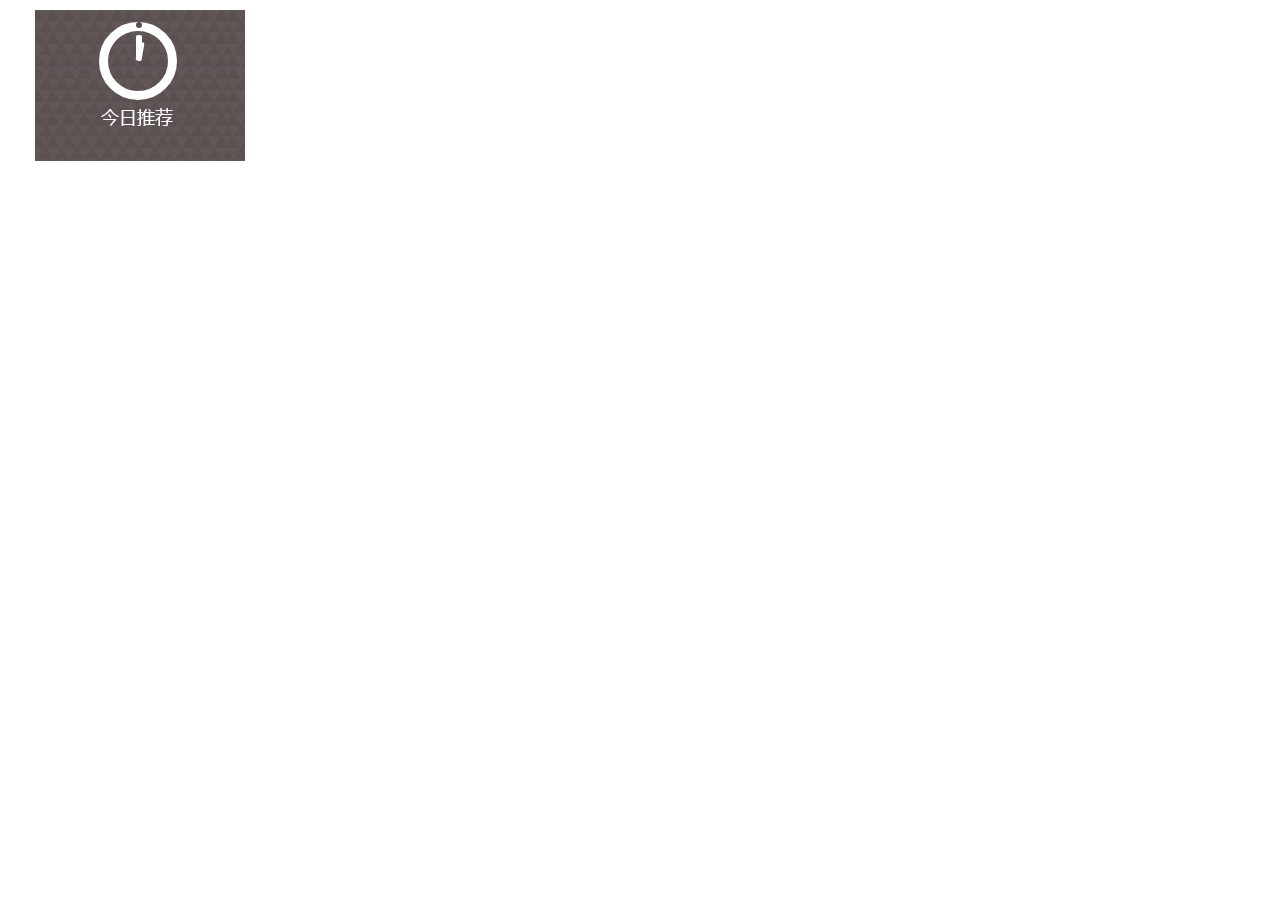
<file: 几个网页单页/京东网页/shizhong.html>
<!DOCTYPE HTML PUBLIC "-//W3C//DTD HTML 4.01//EN" "http://www.w3.org/TR/html4/strict.dtd">
<html lang="en">
<head>
	<meta http-equiv="Content-Type" content="text/html;charset=UTF-8">
	<title>Document</title>
</head>
<body>
	<div class="bigxs">
	<div class="smallxs">
		<div class="smleft">
           <a href=""><img src="images/homebg.png" alt=""></a>
           <div class="yuan">
              <div class="s"></div>
              <div class="f"></div>
              <div class="dm">
              <div class="m"></div>
              </div>
           </div>
		</div>
	     </div>
		</div>
	
</body>


<style>
.bigxs{
    width: 1210px;
    height: 184px;
    margin:0 auto;
}
.smallxs{
    width: 1210px;
    height: 164px;
    margin: 10px 0 20px;
    overflow: hidden;
}
.smleft{
    float: left;
    width: 210px;
    height: 151px;
    overflow: hidden;
    position: relative;
}
.smleft img{
    position: absolute;
    top:-136px;
}

	.yuan{
	border:9px solid #fff;
	border-radius: 50%;
	width: 60px;
	height: 60px;
	position: absolute;
	left:64px;
	top:12px;
}
.smright{
	float: left;
	width: 1000px;
	height:164px;
	overflow: hidden; 
	position: relative;
}
.s{
	position: absolute;
    top:11px;
    left:29px;
    height:19px;
    width:6px;
    background-color: #fff;
    border-radius: 2px;
    transform: rotate(10deg);
}
.f{
    position: absolute;
    left:28px;
    top:4px;
    width:6px;
    height:24px;
    background:#fff;
    border-radius:2px;
    animation:zhongbiao 30s linear infinite;
}
.dm{
	position: absolute;
	width:6px;
    height:37px;
    border-radius:2px;
    left:28px;
    top:-9px;
    animation:zhongbiao 15s linear infinite;
}
.m{
	float: left;
	width:6px;
	height:6px;
	background:#5a504f;
	border-radius:50%;
}
@keyframes zhongbiao{
    0% {
    	transform-origin:bottom;
        transform: rotateZ(0deg);
    }
    10% {
    	transform-origin:bottom;
        transform: rotateZ(36deg);
    }
    20% {
    	transform-origin:bottom;
        transform: rotateZ(72deg);
    }
    30% {
    	transform-origin:bottom;
        transform: rotateZ(108deg);
    }
    40% {
    	transform-origin:bottom;
        transform: rotateZ(144deg);
    }
    50% {
    	transform-origin:bottom;
        transform: rotateZ(180deg);
    }
    60% {
    	transform-origin:bottom;
        transform: rotateZ(216deg);
    }
    70% {
    	transform-origin:bottom;
        transform: rotateZ(252deg);
    }
    80% {
    	transform-origin:bottom;
        transform: rotateZ(288deg);
    }
    90% {
    	transform-origin:bottom;
        transform: rotateZ(324deg);
    }
    100% {
    	transform-origin:bottom;
        transform: rotateZ(360deg);
    }
}



</style>


</html>
</file>
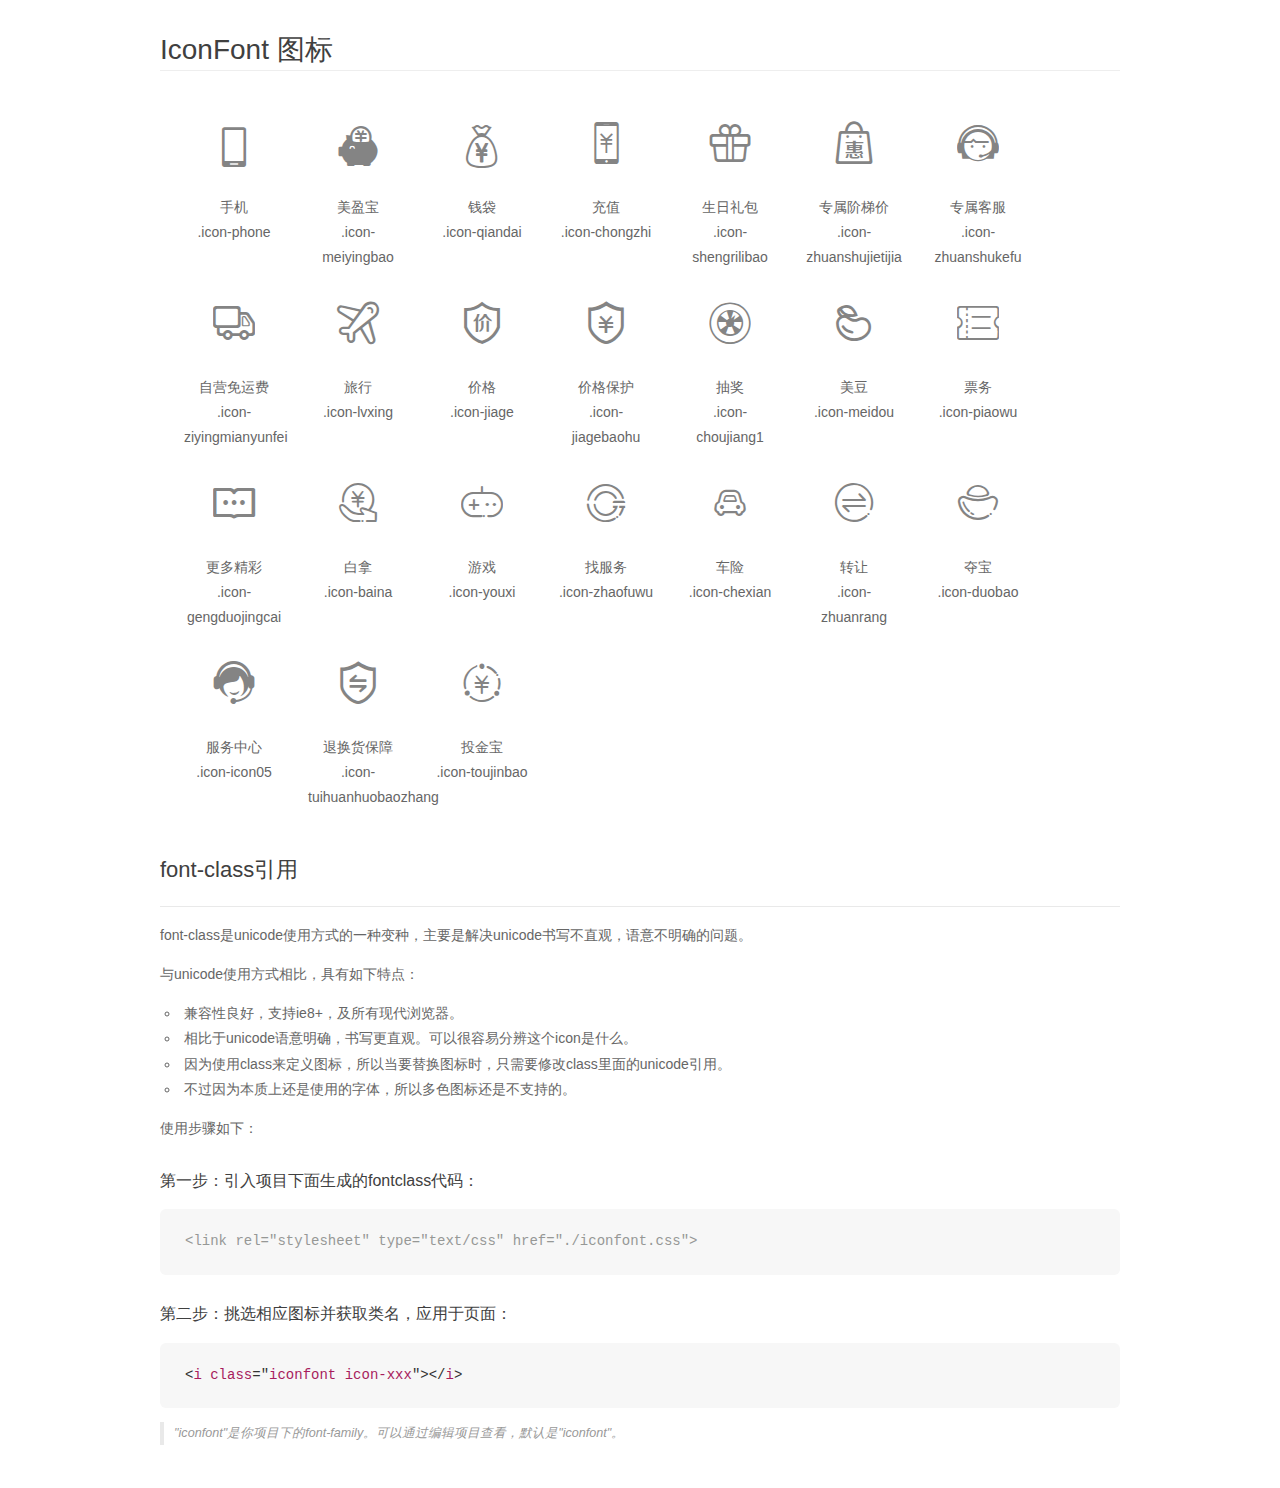
<file: 几个网页单页/hgcguomei/css/font/demo_fontclass.html>
<!DOCTYPE html>
<html>
<head>
    <meta charset="utf-8"/>
    <title>IconFont</title>
    <link rel="stylesheet" href="demo.css">
    <link rel="stylesheet" href="iconfont.css">
</head>
<body>
    <div class="main markdown">
        <h1>IconFont 图标</h1>
        <ul class="icon_lists clear">
            
                <li>
                <i class="icon iconfont icon-phone"></i>
                    <div class="name">手机</div>
                    <div class="fontclass">.icon-phone</div>
                </li>
            
                <li>
                <i class="icon iconfont icon-meiyingbao"></i>
                    <div class="name">美盈宝</div>
                    <div class="fontclass">.icon-meiyingbao</div>
                </li>
            
                <li>
                <i class="icon iconfont icon-qiandai"></i>
                    <div class="name">钱袋</div>
                    <div class="fontclass">.icon-qiandai</div>
                </li>
            
                <li>
                <i class="icon iconfont icon-chongzhi"></i>
                    <div class="name">充值</div>
                    <div class="fontclass">.icon-chongzhi</div>
                </li>
            
                <li>
                <i class="icon iconfont icon-shengrilibao"></i>
                    <div class="name">生日礼包</div>
                    <div class="fontclass">.icon-shengrilibao</div>
                </li>
            
                <li>
                <i class="icon iconfont icon-zhuanshujietijia"></i>
                    <div class="name">专属阶梯价</div>
                    <div class="fontclass">.icon-zhuanshujietijia</div>
                </li>
            
                <li>
                <i class="icon iconfont icon-zhuanshukefu"></i>
                    <div class="name">专属客服</div>
                    <div class="fontclass">.icon-zhuanshukefu</div>
                </li>
            
                <li>
                <i class="icon iconfont icon-ziyingmianyunfei"></i>
                    <div class="name">自营免运费</div>
                    <div class="fontclass">.icon-ziyingmianyunfei</div>
                </li>
            
                <li>
                <i class="icon iconfont icon-lvxing"></i>
                    <div class="name">旅行</div>
                    <div class="fontclass">.icon-lvxing</div>
                </li>
            
                <li>
                <i class="icon iconfont icon-jiage"></i>
                    <div class="name">价格</div>
                    <div class="fontclass">.icon-jiage</div>
                </li>
            
                <li>
                <i class="icon iconfont icon-jiagebaohu"></i>
                    <div class="name">价格保护</div>
                    <div class="fontclass">.icon-jiagebaohu</div>
                </li>
            
                <li>
                <i class="icon iconfont icon-choujiang1"></i>
                    <div class="name">抽奖 </div>
                    <div class="fontclass">.icon-choujiang1</div>
                </li>
            
                <li>
                <i class="icon iconfont icon-meidou"></i>
                    <div class="name">美豆</div>
                    <div class="fontclass">.icon-meidou</div>
                </li>
            
                <li>
                <i class="icon iconfont icon-piaowu"></i>
                    <div class="name">票务</div>
                    <div class="fontclass">.icon-piaowu</div>
                </li>
            
                <li>
                <i class="icon iconfont icon-gengduojingcai"></i>
                    <div class="name">更多精彩</div>
                    <div class="fontclass">.icon-gengduojingcai</div>
                </li>
            
                <li>
                <i class="icon iconfont icon-baina"></i>
                    <div class="name">白拿</div>
                    <div class="fontclass">.icon-baina</div>
                </li>
            
                <li>
                <i class="icon iconfont icon-youxi"></i>
                    <div class="name">游戏</div>
                    <div class="fontclass">.icon-youxi</div>
                </li>
            
                <li>
                <i class="icon iconfont icon-zhaofuwu"></i>
                    <div class="name">找服务</div>
                    <div class="fontclass">.icon-zhaofuwu</div>
                </li>
            
                <li>
                <i class="icon iconfont icon-chexian"></i>
                    <div class="name">车险</div>
                    <div class="fontclass">.icon-chexian</div>
                </li>
            
                <li>
                <i class="icon iconfont icon-zhuanrang"></i>
                    <div class="name">转让</div>
                    <div class="fontclass">.icon-zhuanrang</div>
                </li>
            
                <li>
                <i class="icon iconfont icon-duobao"></i>
                    <div class="name">夺宝</div>
                    <div class="fontclass">.icon-duobao</div>
                </li>
            
                <li>
                <i class="icon iconfont icon-icon05"></i>
                    <div class="name">服务中心</div>
                    <div class="fontclass">.icon-icon05</div>
                </li>
            
                <li>
                <i class="icon iconfont icon-tuihuanhuobaozhang"></i>
                    <div class="name">退换货保障</div>
                    <div class="fontclass">.icon-tuihuanhuobaozhang</div>
                </li>
            
                <li>
                <i class="icon iconfont icon-toujinbao"></i>
                    <div class="name">投金宝</div>
                    <div class="fontclass">.icon-toujinbao</div>
                </li>
            
        </ul>

        <h2 id="font-class-">font-class引用</h2>
        <hr>

        <p>font-class是unicode使用方式的一种变种，主要是解决unicode书写不直观，语意不明确的问题。</p>
        <p>与unicode使用方式相比，具有如下特点：</p>
        <ul>
        <li>兼容性良好，支持ie8+，及所有现代浏览器。</li>
        <li>相比于unicode语意明确，书写更直观。可以很容易分辨这个icon是什么。</li>
        <li>因为使用class来定义图标，所以当要替换图标时，只需要修改class里面的unicode引用。</li>
        <li>不过因为本质上还是使用的字体，所以多色图标还是不支持的。</li>
        </ul>
        <p>使用步骤如下：</p>
        <h3 id="-fontclass-">第一步：引入项目下面生成的fontclass代码：</h3>


        <pre><code class="lang-js hljs javascript"><span class="hljs-comment">&lt;link rel="stylesheet" type="text/css" href="./iconfont.css"&gt;</span></code></pre>
        <h3 id="-">第二步：挑选相应图标并获取类名，应用于页面：</h3>
        <pre><code class="lang-css hljs">&lt;<span class="hljs-selector-tag">i</span> <span class="hljs-selector-tag">class</span>="<span class="hljs-selector-tag">iconfont</span> <span class="hljs-selector-tag">icon-xxx</span>"&gt;&lt;/<span class="hljs-selector-tag">i</span>&gt;</code></pre>
        <blockquote>
        <p>"iconfont"是你项目下的font-family。可以通过编辑项目查看，默认是"iconfont"。</p>
        </blockquote>
    </div>
</body>
</html>
</file>
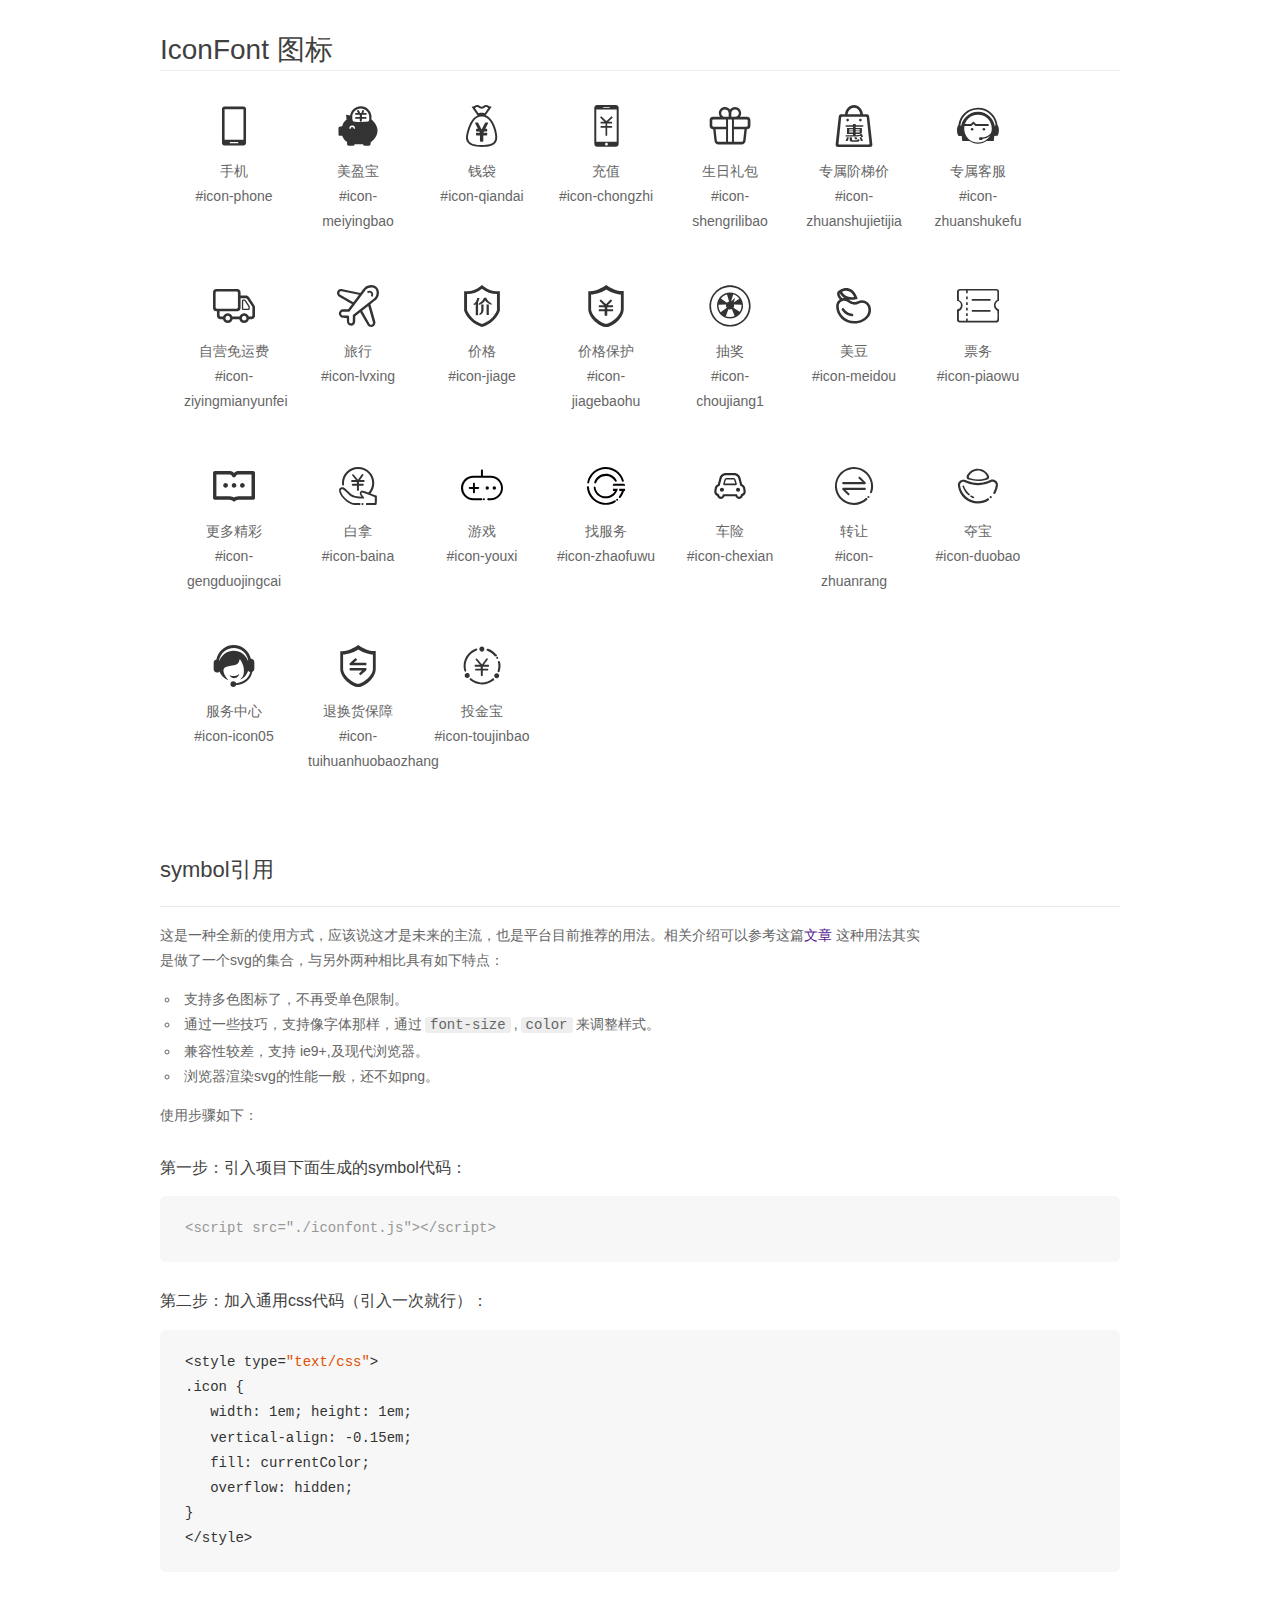
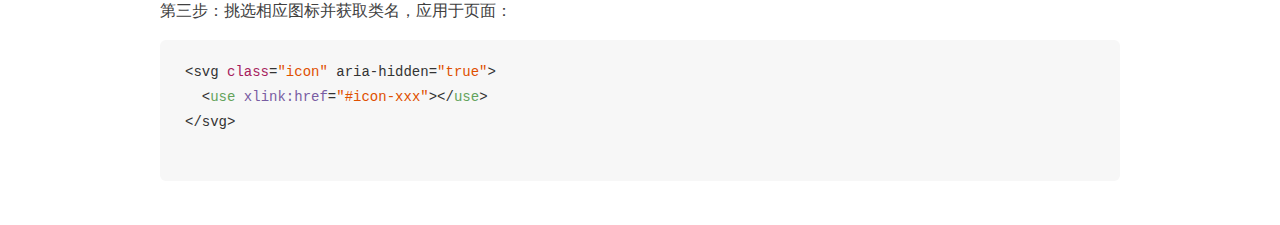
<file: 几个网页单页/hgcguomei/css/font/demo_symbol.html>
<!DOCTYPE html>
<html>
<head>
    <meta charset="utf-8"/>
    <title>IconFont</title>
    <link rel="stylesheet" href="demo.css">
    <script src="iconfont.js"></script>

    <style type="text/css">
        .icon {
          /* 通过设置 font-size 来改变图标大小 */
          width: 1em; height: 1em;
          /* 图标和文字相邻时，垂直对齐 */
          vertical-align: -0.15em;
          /* 通过设置 color 来改变 SVG 的颜色/fill */
          fill: currentColor;
          /* path 和 stroke 溢出 viewBox 部分在 IE 下会显示
             normalize.css 中也包含这行 */
          overflow: hidden;
        }

    </style>
</head>
<body>
    <div class="main markdown">
        <h1>IconFont 图标</h1>
        <ul class="icon_lists clear">
            
                <li>
                    <svg class="icon" aria-hidden="true">
                        <use xlink:href="#icon-phone"></use>
                    </svg>
                    <div class="name">手机</div>
                    <div class="fontclass">#icon-phone</div>
                </li>
            
                <li>
                    <svg class="icon" aria-hidden="true">
                        <use xlink:href="#icon-meiyingbao"></use>
                    </svg>
                    <div class="name">美盈宝</div>
                    <div class="fontclass">#icon-meiyingbao</div>
                </li>
            
                <li>
                    <svg class="icon" aria-hidden="true">
                        <use xlink:href="#icon-qiandai"></use>
                    </svg>
                    <div class="name">钱袋</div>
                    <div class="fontclass">#icon-qiandai</div>
                </li>
            
                <li>
                    <svg class="icon" aria-hidden="true">
                        <use xlink:href="#icon-chongzhi"></use>
                    </svg>
                    <div class="name">充值</div>
                    <div class="fontclass">#icon-chongzhi</div>
                </li>
            
                <li>
                    <svg class="icon" aria-hidden="true">
                        <use xlink:href="#icon-shengrilibao"></use>
                    </svg>
                    <div class="name">生日礼包</div>
                    <div class="fontclass">#icon-shengrilibao</div>
                </li>
            
                <li>
                    <svg class="icon" aria-hidden="true">
                        <use xlink:href="#icon-zhuanshujietijia"></use>
                    </svg>
                    <div class="name">专属阶梯价</div>
                    <div class="fontclass">#icon-zhuanshujietijia</div>
                </li>
            
                <li>
                    <svg class="icon" aria-hidden="true">
                        <use xlink:href="#icon-zhuanshukefu"></use>
                    </svg>
                    <div class="name">专属客服</div>
                    <div class="fontclass">#icon-zhuanshukefu</div>
                </li>
            
                <li>
                    <svg class="icon" aria-hidden="true">
                        <use xlink:href="#icon-ziyingmianyunfei"></use>
                    </svg>
                    <div class="name">自营免运费</div>
                    <div class="fontclass">#icon-ziyingmianyunfei</div>
                </li>
            
                <li>
                    <svg class="icon" aria-hidden="true">
                        <use xlink:href="#icon-lvxing"></use>
                    </svg>
                    <div class="name">旅行</div>
                    <div class="fontclass">#icon-lvxing</div>
                </li>
            
                <li>
                    <svg class="icon" aria-hidden="true">
                        <use xlink:href="#icon-jiage"></use>
                    </svg>
                    <div class="name">价格</div>
                    <div class="fontclass">#icon-jiage</div>
                </li>
            
                <li>
                    <svg class="icon" aria-hidden="true">
                        <use xlink:href="#icon-jiagebaohu"></use>
                    </svg>
                    <div class="name">价格保护</div>
                    <div class="fontclass">#icon-jiagebaohu</div>
                </li>
            
                <li>
                    <svg class="icon" aria-hidden="true">
                        <use xlink:href="#icon-choujiang1"></use>
                    </svg>
                    <div class="name">抽奖 </div>
                    <div class="fontclass">#icon-choujiang1</div>
                </li>
            
                <li>
                    <svg class="icon" aria-hidden="true">
                        <use xlink:href="#icon-meidou"></use>
                    </svg>
                    <div class="name">美豆</div>
                    <div class="fontclass">#icon-meidou</div>
                </li>
            
                <li>
                    <svg class="icon" aria-hidden="true">
                        <use xlink:href="#icon-piaowu"></use>
                    </svg>
                    <div class="name">票务</div>
                    <div class="fontclass">#icon-piaowu</div>
                </li>
            
                <li>
                    <svg class="icon" aria-hidden="true">
                        <use xlink:href="#icon-gengduojingcai"></use>
                    </svg>
                    <div class="name">更多精彩</div>
                    <div class="fontclass">#icon-gengduojingcai</div>
                </li>
            
                <li>
                    <svg class="icon" aria-hidden="true">
                        <use xlink:href="#icon-baina"></use>
                    </svg>
                    <div class="name">白拿</div>
                    <div class="fontclass">#icon-baina</div>
                </li>
            
                <li>
                    <svg class="icon" aria-hidden="true">
                        <use xlink:href="#icon-youxi"></use>
                    </svg>
                    <div class="name">游戏</div>
                    <div class="fontclass">#icon-youxi</div>
                </li>
            
                <li>
                    <svg class="icon" aria-hidden="true">
                        <use xlink:href="#icon-zhaofuwu"></use>
                    </svg>
                    <div class="name">找服务</div>
                    <div class="fontclass">#icon-zhaofuwu</div>
                </li>
            
                <li>
                    <svg class="icon" aria-hidden="true">
                        <use xlink:href="#icon-chexian"></use>
                    </svg>
                    <div class="name">车险</div>
                    <div class="fontclass">#icon-chexian</div>
                </li>
            
                <li>
                    <svg class="icon" aria-hidden="true">
                        <use xlink:href="#icon-zhuanrang"></use>
                    </svg>
                    <div class="name">转让</div>
                    <div class="fontclass">#icon-zhuanrang</div>
                </li>
            
                <li>
                    <svg class="icon" aria-hidden="true">
                        <use xlink:href="#icon-duobao"></use>
                    </svg>
                    <div class="name">夺宝</div>
                    <div class="fontclass">#icon-duobao</div>
                </li>
            
                <li>
                    <svg class="icon" aria-hidden="true">
                        <use xlink:href="#icon-icon05"></use>
                    </svg>
                    <div class="name">服务中心</div>
                    <div class="fontclass">#icon-icon05</div>
                </li>
            
                <li>
                    <svg class="icon" aria-hidden="true">
                        <use xlink:href="#icon-tuihuanhuobaozhang"></use>
                    </svg>
                    <div class="name">退换货保障</div>
                    <div class="fontclass">#icon-tuihuanhuobaozhang</div>
                </li>
            
                <li>
                    <svg class="icon" aria-hidden="true">
                        <use xlink:href="#icon-toujinbao"></use>
                    </svg>
                    <div class="name">投金宝</div>
                    <div class="fontclass">#icon-toujinbao</div>
                </li>
            
        </ul>


        <h2 id="symbol-">symbol引用</h2>
        <hr>

        <p>这是一种全新的使用方式，应该说这才是未来的主流，也是平台目前推荐的用法。相关介绍可以参考这篇<a href="">文章</a>
        这种用法其实是做了一个svg的集合，与另外两种相比具有如下特点：</p>
        <ul>
          <li>支持多色图标了，不再受单色限制。</li>
          <li>通过一些技巧，支持像字体那样，通过<code>font-size</code>,<code>color</code>来调整样式。</li>
          <li>兼容性较差，支持 ie9+,及现代浏览器。</li>
          <li>浏览器渲染svg的性能一般，还不如png。</li>
        </ul>
        <p>使用步骤如下：</p>
        <h3 id="-symbol-">第一步：引入项目下面生成的symbol代码：</h3>
        <pre><code class="lang-js hljs javascript"><span class="hljs-comment">&lt;script src="./iconfont.js"&gt;&lt;/script&gt;</span></code></pre>
        <h3 id="-css-">第二步：加入通用css代码（引入一次就行）：</h3>
        <pre><code class="lang-js hljs javascript">&lt;style type=<span class="hljs-string">"text/css"</span>&gt;
.icon {
   width: <span class="hljs-number">1</span>em; height: <span class="hljs-number">1</span>em;
   vertical-align: <span class="hljs-number">-0.15</span>em;
   fill: currentColor;
   overflow: hidden;
}
&lt;<span class="hljs-regexp">/style&gt;</span></code></pre>
        <h3 id="-">第三步：挑选相应图标并获取类名，应用于页面：</h3>
        <pre><code class="lang-js hljs javascript">&lt;svg <span class="hljs-class"><span class="hljs-keyword">class</span></span>=<span class="hljs-string">"icon"</span> aria-hidden=<span class="hljs-string">"true"</span>&gt;<span class="xml"><span class="hljs-tag">
  &lt;<span class="hljs-name">use</span> <span class="hljs-attr">xlink:href</span>=<span class="hljs-string">"#icon-xxx"</span>&gt;</span><span class="hljs-tag">&lt;/<span class="hljs-name">use</span>&gt;</span>
</span>&lt;<span class="hljs-regexp">/svg&gt;
        </span></code></pre>
    </div>
</body>
</html>
</file>
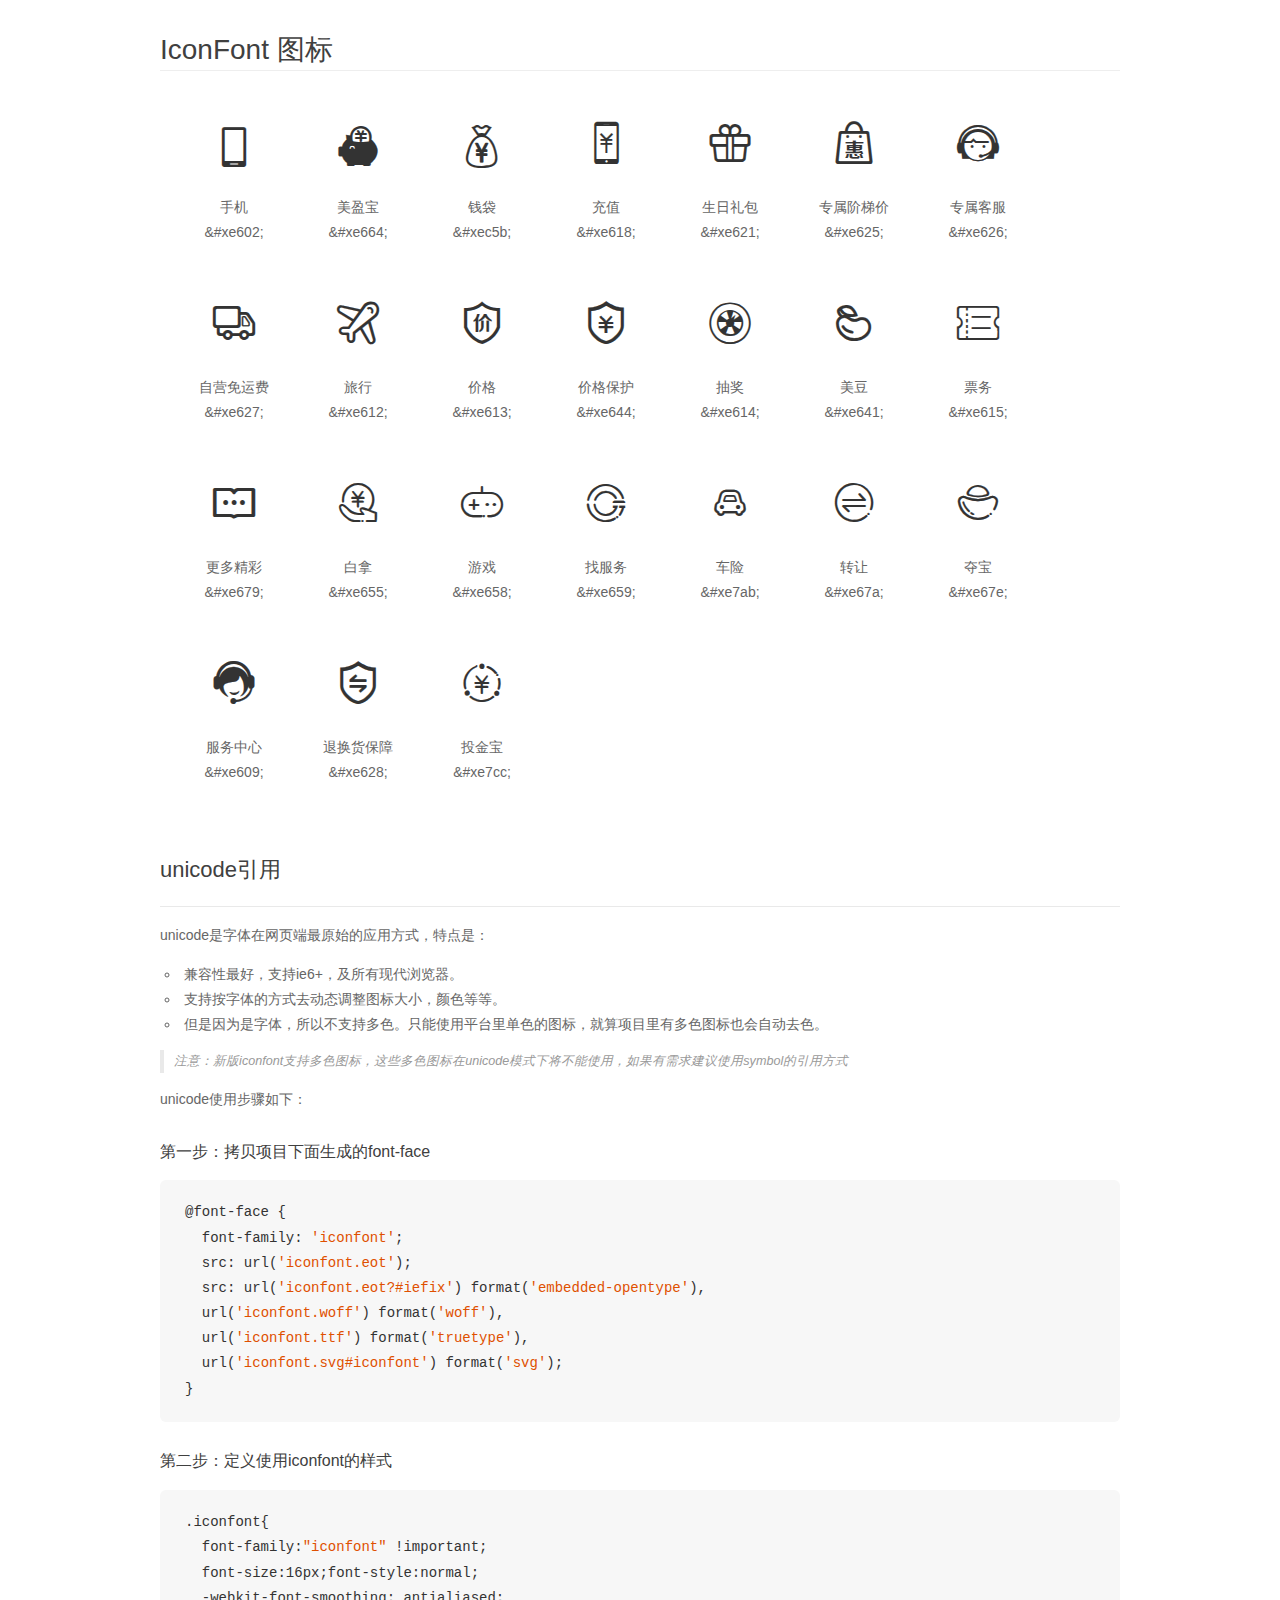
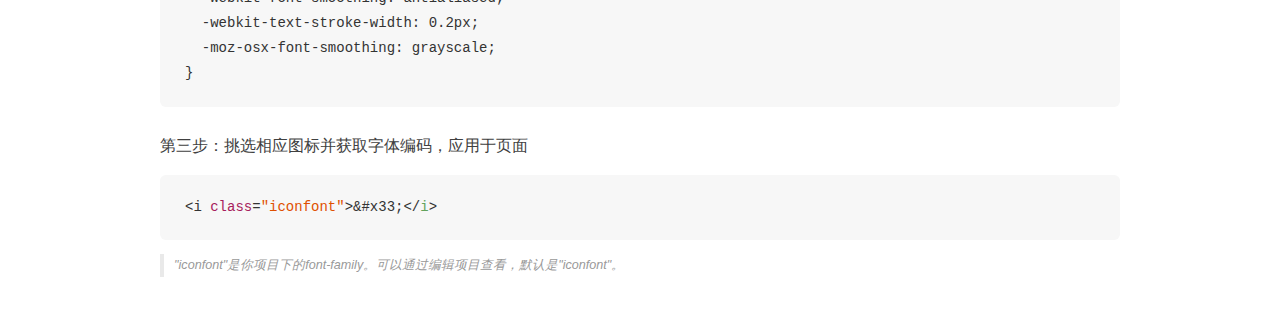
<file: 几个网页单页/hgcguomei/css/font/demo_unicode.html>
<!DOCTYPE html>
<html>
<head>
    <meta charset="utf-8"/>
    <title>IconFont</title>
    <link rel="stylesheet" href="demo.css">

    <style type="text/css">

        @font-face {font-family: "iconfont";
          src: url('iconfont.eot'); /* IE9*/
          src: url('iconfont.eot#iefix') format('embedded-opentype'), /* IE6-IE8 */
          url('iconfont.woff') format('woff'), /* chrome, firefox */
          url('iconfont.ttf') format('truetype'), /* chrome, firefox, opera, Safari, Android, iOS 4.2+*/
          url('iconfont.svg#iconfont') format('svg'); /* iOS 4.1- */
        }

        .iconfont {
          font-family:"iconfont" !important;
          font-size:16px;
          font-style:normal;
          -webkit-font-smoothing: antialiased;
          -webkit-text-stroke-width: 0.2px;
          -moz-osx-font-smoothing: grayscale;
        }

    </style>
</head>
<body>
    <div class="main markdown">
        <h1>IconFont 图标</h1>
        <ul class="icon_lists clear">
            
                <li>
                <i class="icon iconfont">&#xe602;</i>
                    <div class="name">手机</div>
                    <div class="code">&amp;#xe602;</div>
                </li>
            
                <li>
                <i class="icon iconfont">&#xe664;</i>
                    <div class="name">美盈宝</div>
                    <div class="code">&amp;#xe664;</div>
                </li>
            
                <li>
                <i class="icon iconfont">&#xec5b;</i>
                    <div class="name">钱袋</div>
                    <div class="code">&amp;#xec5b;</div>
                </li>
            
                <li>
                <i class="icon iconfont">&#xe618;</i>
                    <div class="name">充值</div>
                    <div class="code">&amp;#xe618;</div>
                </li>
            
                <li>
                <i class="icon iconfont">&#xe621;</i>
                    <div class="name">生日礼包</div>
                    <div class="code">&amp;#xe621;</div>
                </li>
            
                <li>
                <i class="icon iconfont">&#xe625;</i>
                    <div class="name">专属阶梯价</div>
                    <div class="code">&amp;#xe625;</div>
                </li>
            
                <li>
                <i class="icon iconfont">&#xe626;</i>
                    <div class="name">专属客服</div>
                    <div class="code">&amp;#xe626;</div>
                </li>
            
                <li>
                <i class="icon iconfont">&#xe627;</i>
                    <div class="name">自营免运费</div>
                    <div class="code">&amp;#xe627;</div>
                </li>
            
                <li>
                <i class="icon iconfont">&#xe612;</i>
                    <div class="name">旅行</div>
                    <div class="code">&amp;#xe612;</div>
                </li>
            
                <li>
                <i class="icon iconfont">&#xe613;</i>
                    <div class="name">价格</div>
                    <div class="code">&amp;#xe613;</div>
                </li>
            
                <li>
                <i class="icon iconfont">&#xe644;</i>
                    <div class="name">价格保护</div>
                    <div class="code">&amp;#xe644;</div>
                </li>
            
                <li>
                <i class="icon iconfont">&#xe614;</i>
                    <div class="name">抽奖 </div>
                    <div class="code">&amp;#xe614;</div>
                </li>
            
                <li>
                <i class="icon iconfont">&#xe641;</i>
                    <div class="name">美豆</div>
                    <div class="code">&amp;#xe641;</div>
                </li>
            
                <li>
                <i class="icon iconfont">&#xe615;</i>
                    <div class="name">票务</div>
                    <div class="code">&amp;#xe615;</div>
                </li>
            
                <li>
                <i class="icon iconfont">&#xe679;</i>
                    <div class="name">更多精彩</div>
                    <div class="code">&amp;#xe679;</div>
                </li>
            
                <li>
                <i class="icon iconfont">&#xe655;</i>
                    <div class="name">白拿</div>
                    <div class="code">&amp;#xe655;</div>
                </li>
            
                <li>
                <i class="icon iconfont">&#xe658;</i>
                    <div class="name">游戏</div>
                    <div class="code">&amp;#xe658;</div>
                </li>
            
                <li>
                <i class="icon iconfont">&#xe659;</i>
                    <div class="name">找服务</div>
                    <div class="code">&amp;#xe659;</div>
                </li>
            
                <li>
                <i class="icon iconfont">&#xe7ab;</i>
                    <div class="name">车险</div>
                    <div class="code">&amp;#xe7ab;</div>
                </li>
            
                <li>
                <i class="icon iconfont">&#xe67a;</i>
                    <div class="name">转让</div>
                    <div class="code">&amp;#xe67a;</div>
                </li>
            
                <li>
                <i class="icon iconfont">&#xe67e;</i>
                    <div class="name">夺宝</div>
                    <div class="code">&amp;#xe67e;</div>
                </li>
            
                <li>
                <i class="icon iconfont">&#xe609;</i>
                    <div class="name">服务中心</div>
                    <div class="code">&amp;#xe609;</div>
                </li>
            
                <li>
                <i class="icon iconfont">&#xe628;</i>
                    <div class="name">退换货保障</div>
                    <div class="code">&amp;#xe628;</div>
                </li>
            
                <li>
                <i class="icon iconfont">&#xe7cc;</i>
                    <div class="name">投金宝</div>
                    <div class="code">&amp;#xe7cc;</div>
                </li>
            
        </ul>
        <h2 id="unicode-">unicode引用</h2>
        <hr>

        <p>unicode是字体在网页端最原始的应用方式，特点是：</p>
        <ul>
        <li>兼容性最好，支持ie6+，及所有现代浏览器。</li>
        <li>支持按字体的方式去动态调整图标大小，颜色等等。</li>
        <li>但是因为是字体，所以不支持多色。只能使用平台里单色的图标，就算项目里有多色图标也会自动去色。</li>
        </ul>
        <blockquote>
        <p>注意：新版iconfont支持多色图标，这些多色图标在unicode模式下将不能使用，如果有需求建议使用symbol的引用方式</p>
        </blockquote>
        <p>unicode使用步骤如下：</p>
        <h3 id="-font-face">第一步：拷贝项目下面生成的font-face</h3>
        <pre><code class="lang-js hljs javascript">@font-face {
  font-family: <span class="hljs-string">'iconfont'</span>;
  src: url(<span class="hljs-string">'iconfont.eot'</span>);
  src: url(<span class="hljs-string">'iconfont.eot?#iefix'</span>) format(<span class="hljs-string">'embedded-opentype'</span>),
  url(<span class="hljs-string">'iconfont.woff'</span>) format(<span class="hljs-string">'woff'</span>),
  url(<span class="hljs-string">'iconfont.ttf'</span>) format(<span class="hljs-string">'truetype'</span>),
  url(<span class="hljs-string">'iconfont.svg#iconfont'</span>) format(<span class="hljs-string">'svg'</span>);
}
</code></pre>
        <h3 id="-iconfont-">第二步：定义使用iconfont的样式</h3>
        <pre><code class="lang-js hljs javascript">.iconfont{
  font-family:<span class="hljs-string">"iconfont"</span> !important;
  font-size:<span class="hljs-number">16</span>px;font-style:normal;
  -webkit-font-smoothing: antialiased;
  -webkit-text-stroke-width: <span class="hljs-number">0.2</span>px;
  -moz-osx-font-smoothing: grayscale;
}
</code></pre>
        <h3 id="-">第三步：挑选相应图标并获取字体编码，应用于页面</h3>
        <pre><code class="lang-js hljs javascript">&lt;i <span class="hljs-class"><span class="hljs-keyword">class</span></span>=<span class="hljs-string">"iconfont"</span>&gt;&amp;#x33;<span class="xml"><span class="hljs-tag">&lt;/<span class="hljs-name">i</span>&gt;</span></span></code></pre>

        <blockquote>
        <p>"iconfont"是你项目下的font-family。可以通过编辑项目查看，默认是"iconfont"。</p>
        </blockquote>
    </div>


</body>
</html>
</file>
<file: 几个网页单页/hgcguomei/css/font/iconfont.css>
@font-face {font-family: "iconfont";
  src: url('iconfont.eot?t=1486437207169'); /* IE9*/
  src: url('iconfont.eot?t=1486437207169#iefix') format('embedded-opentype'), /* IE6-IE8 */
  url('iconfont.woff?t=1486437207169') format('woff'), /* chrome, firefox */
  url('iconfont.ttf?t=1486437207169') format('truetype'), /* chrome, firefox, opera, Safari, Android, iOS 4.2+*/
  url('iconfont.svg?t=1486437207169#iconfont') format('svg'); /* iOS 4.1- */
}

.iconfont {
  opacity: 0.6;
  font-family:"iconfont" !important;
  font-size:32px;
  font-style:normal;
  -webkit-font-smoothing: antialiased;
  -moz-osx-font-smoothing: grayscale;
}
.iconfont:hover{
  opacity: 1;
}
.icon-phone:before { content: "\e602"; }

.icon-meiyingbao:before { content: "\e664"; }

.icon-qiandai:before { content: "\ec5b"; }

.icon-chongzhi:before { content: "\e618"; }

.icon-shengrilibao:before { content: "\e621"; }

.icon-zhuanshujietijia:before { content: "\e625"; }

.icon-zhuanshukefu:before { content: "\e626"; }

.icon-ziyingmianyunfei:before { content: "\e627"; }

.icon-lvxing:before { content: "\e612"; }

.icon-jiage:before { content: "\e613"; }

.icon-jiagebaohu:before { content: "\e644"; }

.icon-choujiang1:before { content: "\e614"; }

.icon-meidou:before { content: "\e641"; }

.icon-piaowu:before { content: "\e615"; }

.icon-gengduojingcai:before { content: "\e679"; }

.icon-baina:before { content: "\e655"; }

.icon-youxi:before { content: "\e658"; }

.icon-zhaofuwu:before { content: "\e659"; }

.icon-chexian:before { content: "\e7ab"; }

.icon-zhuanrang:before { content: "\e67a"; }

.icon-duobao:before { content: "\e67e"; }

.icon-icon05:before { content: "\e609"; }

.icon-tuihuanhuobaozhang:before { content: "\e628"; }

.icon-toujinbao:before { content: "\e7cc"; }
</file>
<file: 几个网页单页/hgcguomei/css/font/demo.css>
*{margin: 0;padding: 0;list-style: none;}
/*
KISSY CSS Reset
理念：1. reset 的目的不是清除浏览器的默认样式，这仅是部分工作。清除和重置是紧密不可分的。
2. reset 的目的不是让默认样式在所有浏览器下一致，而是减少默认样式有可能带来的问题。
3. reset 期望提供一套普适通用的基础样式。但没有银弹，推荐根据具体需求，裁剪和修改后再使用。
特色：1. 适应中文；2. 基于最新主流浏览器。
维护：玉伯<lifesinger@gmail.com>, 正淳<ragecarrier@gmail.com>
 */

/** 清除内外边距 **/
body, h1, h2, h3, h4, h5, h6, hr, p, blockquote, /* structural elements 结构元素 */
dl, dt, dd, ul, ol, li, /* list elements 列表元素 */
pre, /* text formatting elements 文本格式元素 */
form, fieldset, legend, button, input, textarea, /* form elements 表单元素 */
th, td /* table elements 表格元素 */ {
  margin: 0;
  padding: 0;
}

/** 设置默认字体 **/
body,
button, input, select, textarea /* for ie */ {
  font: 12px/1.5 tahoma, arial, \5b8b\4f53, sans-serif;
}
h1, h2, h3, h4, h5, h6 { font-size: 100%; }
address, cite, dfn, em, var { font-style: normal; } /* 将斜体扶正 */
code, kbd, pre, samp { font-family: courier new, courier, monospace; } /* 统一等宽字体 */
small { font-size: 12px; } /* 小于 12px 的中文很难阅读，让 small 正常化 */

/** 重置列表元素 **/
ul, ol { list-style: none; }

/** 重置文本格式元素 **/
a { text-decoration: none; }
a:hover { text-decoration: underline; }


/** 重置表单元素 **/
legend { color: #000; } /* for ie6 */
fieldset, img { border: 0; } /* img 搭车：让链接里的 img 无边框 */
button, input, select, textarea { font-size: 100%; } /* 使得表单元素在 ie 下能继承字体大小 */
/* 注：optgroup 无法扶正 */

/** 重置表格元素 **/
table { border-collapse: collapse; border-spacing: 0; }

/* 清除浮动 */
.ks-clear:after, .clear:after {
  content: '\20';
  display: block;
  height: 0;
  clear: both;
}
.ks-clear, .clear {
  *zoom: 1;
}

.main {
  padding: 30px 100px;
width: 960px;
margin: 0 auto;
}
.main h1{font-size:36px; color:#333; text-align:left;margin-bottom:30px; border-bottom: 1px solid #eee;}

.helps{margin-top:40px;}
.helps pre{
  padding:20px;
  margin:10px 0;
  border:solid 1px #e7e1cd;
  background-color: #fffdef;
  overflow: auto;
}

.icon_lists{
  width: 100% !important;

}

.icon_lists li{
  float:left;
  width: 100px;
  height:180px;
  text-align: center;
  list-style: none !important;
}
.icon_lists .icon{
  font-size: 42px;
  line-height: 100px;
  margin: 10px 0;
  color:#333;
  -webkit-transition: font-size 0.25s ease-out 0s;
  -moz-transition: font-size 0.25s ease-out 0s;
  transition: font-size 0.25s ease-out 0s;

}
.icon_lists .icon:hover{
  font-size: 100px;
}



.markdown {
  color: #666;
  font-size: 14px;
  line-height: 1.8;
}

.highlight {
  line-height: 1.5;
}

.markdown img {
  vertical-align: middle;
  max-width: 100%;
}

.markdown h1 {
  color: #404040;
  font-weight: 500;
  line-height: 40px;
  margin-bottom: 24px;
}

.markdown h2,
.markdown h3,
.markdown h4,
.markdown h5,
.markdown h6 {
  color: #404040;
  margin: 1.6em 0 0.6em 0;
  font-weight: 500;
  clear: both;
}

.markdown h1 {
  font-size: 28px;
}

.markdown h2 {
  font-size: 22px;
}

.markdown h3 {
  font-size: 16px;
}

.markdown h4 {
  font-size: 14px;
}

.markdown h5 {
  font-size: 12px;
}

.markdown h6 {
  font-size: 12px;
}

.markdown hr {
  height: 1px;
  border: 0;
  background: #e9e9e9;
  margin: 16px 0;
  clear: both;
}

.markdown p,
.markdown pre {
  margin: 1em 0;
}

.markdown > p,
.markdown > blockquote,
.markdown > .highlight,
.markdown > ol,
.markdown > ul {
  width: 80%;
}

.markdown ul > li {
  list-style: circle;
}

.markdown > ul li,
.markdown blockquote ul > li {
  margin-left: 20px;
  padding-left: 4px;
}

.markdown > ul li p,
.markdown > ol li p {
  margin: 0.6em 0;
}

.markdown ol > li {
  list-style: decimal;
}

.markdown > ol li,
.markdown blockquote ol > li {
  margin-left: 20px;
  padding-left: 4px;
}

.markdown code {
  margin: 0 3px;
  padding: 0 5px;
  background: #eee;
  border-radius: 3px;
}

.markdown pre {
  border-radius: 6px;
  background: #f7f7f7;
  padding: 20px;
}

.markdown pre code {
  border: none;
  background: #f7f7f7;
  margin: 0;
}

.markdown strong,
.markdown b {
  font-weight: 600;
}

.markdown > table {
  border-collapse: collapse;
  border-spacing: 0px;
  empty-cells: show;
  border: 1px solid #e9e9e9;
  width: 95%;
  margin-bottom: 24px;
}

.markdown > table th {
  white-space: nowrap;
  color: #333;
  font-weight: 600;

}

.markdown > table th,
.markdown > table td {
  border: 1px solid #e9e9e9;
  padding: 8px 16px;
  text-align: left;
}

.markdown > table th {
  background: #F7F7F7;
}

.markdown blockquote {
  font-size: 90%;
  color: #999;
  border-left: 4px solid #e9e9e9;
  padding-left: 0.8em;
  margin: 1em 0;
  font-style: italic;
}

.markdown blockquote p {
  margin: 0;
}

.markdown .anchor {
  opacity: 0;
  transition: opacity 0.3s ease;
  margin-left: 8px;
}

.markdown .waiting {
  color: #ccc;
}

.markdown h1:hover .anchor,
.markdown h2:hover .anchor,
.markdown h3:hover .anchor,
.markdown h4:hover .anchor,
.markdown h5:hover .anchor,
.markdown h6:hover .anchor {
  opacity: 1;
  display: inline-block;
}

.markdown > br,
.markdown > p > br {
  clear: both;
}


.hljs {
  display: block;
  background: white;
  padding: 0.5em;
  color: #333333;
  overflow-x: auto;
}

.hljs-comment,
.hljs-meta {
  color: #969896;
}

.hljs-string,
.hljs-variable,
.hljs-template-variable,
.hljs-strong,
.hljs-emphasis,
.hljs-quote {
  color: #df5000;
}

.hljs-keyword,
.hljs-selector-tag,
.hljs-type {
  color: #a71d5d;
}

.hljs-literal,
.hljs-symbol,
.hljs-bullet,
.hljs-attribute {
  color: #0086b3;
}

.hljs-section,
.hljs-name {
  color: #63a35c;
}

.hljs-tag {
  color: #333333;
}

.hljs-title,
.hljs-attr,
.hljs-selector-id,
.hljs-selector-class,
.hljs-selector-attr,
.hljs-selector-pseudo {
  color: #795da3;
}

.hljs-addition {
  color: #55a532;
  background-color: #eaffea;
}

.hljs-deletion {
  color: #bd2c00;
  background-color: #ffecec;
}

.hljs-link {
  text-decoration: underline;
}

pre{
  background: #fff;
}
</file>
